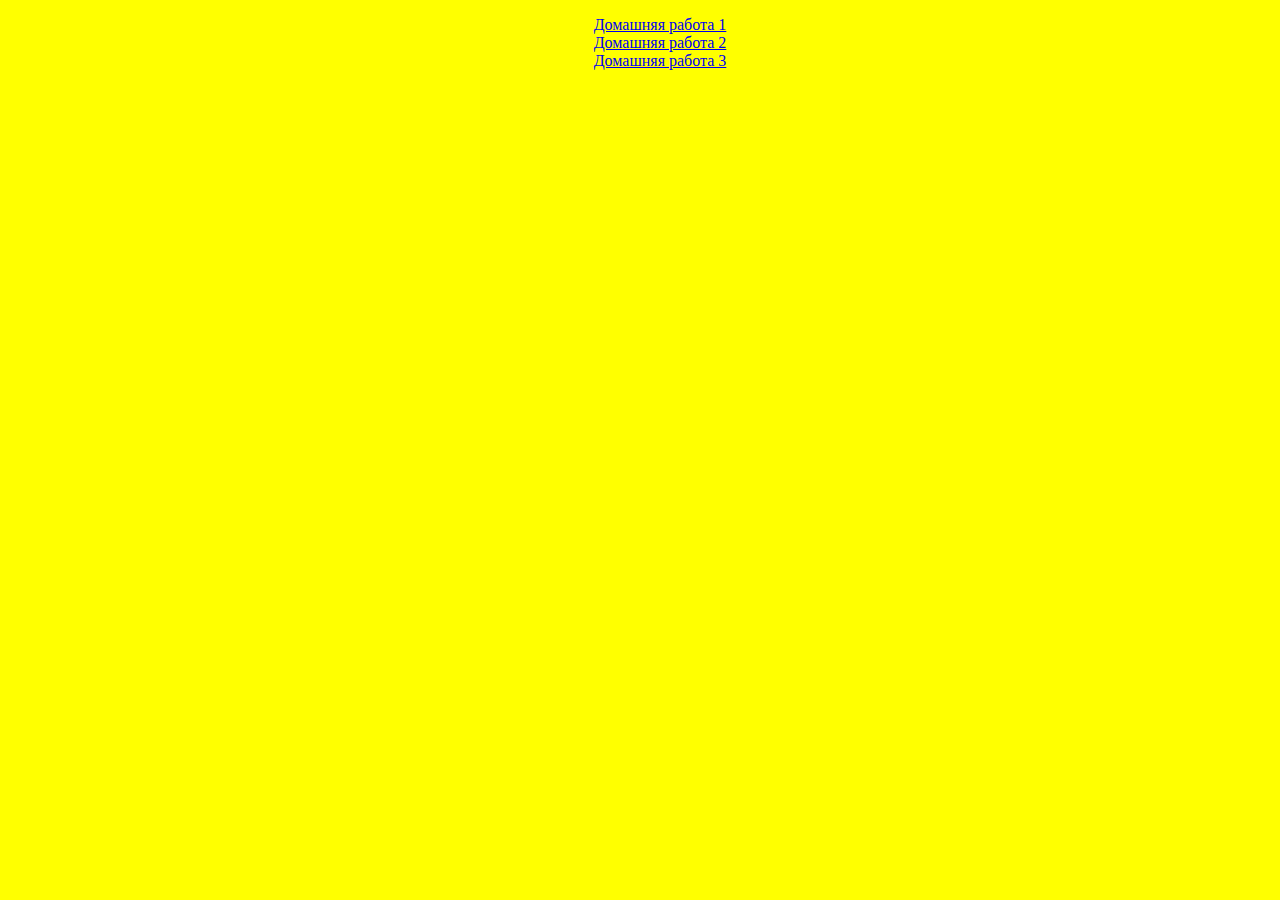
<file: index.html>
<!DOCTYPE html>
<html>
    <head>
        <title>Все домашки</title>
        <link rel="stylesheet" href="main.css">
    </head>
    <body>
        <ul>
            <li><a href="домашка1\index.html">Домашняя работа 1</a></li>
            <li><a href="домашка2\index.html">Домашняя работа 2</a></li>
            <li><a href="домашка3\index.html">Домашняя работа 3</a></li>
        </ul>
    </body>
</html>
</file>
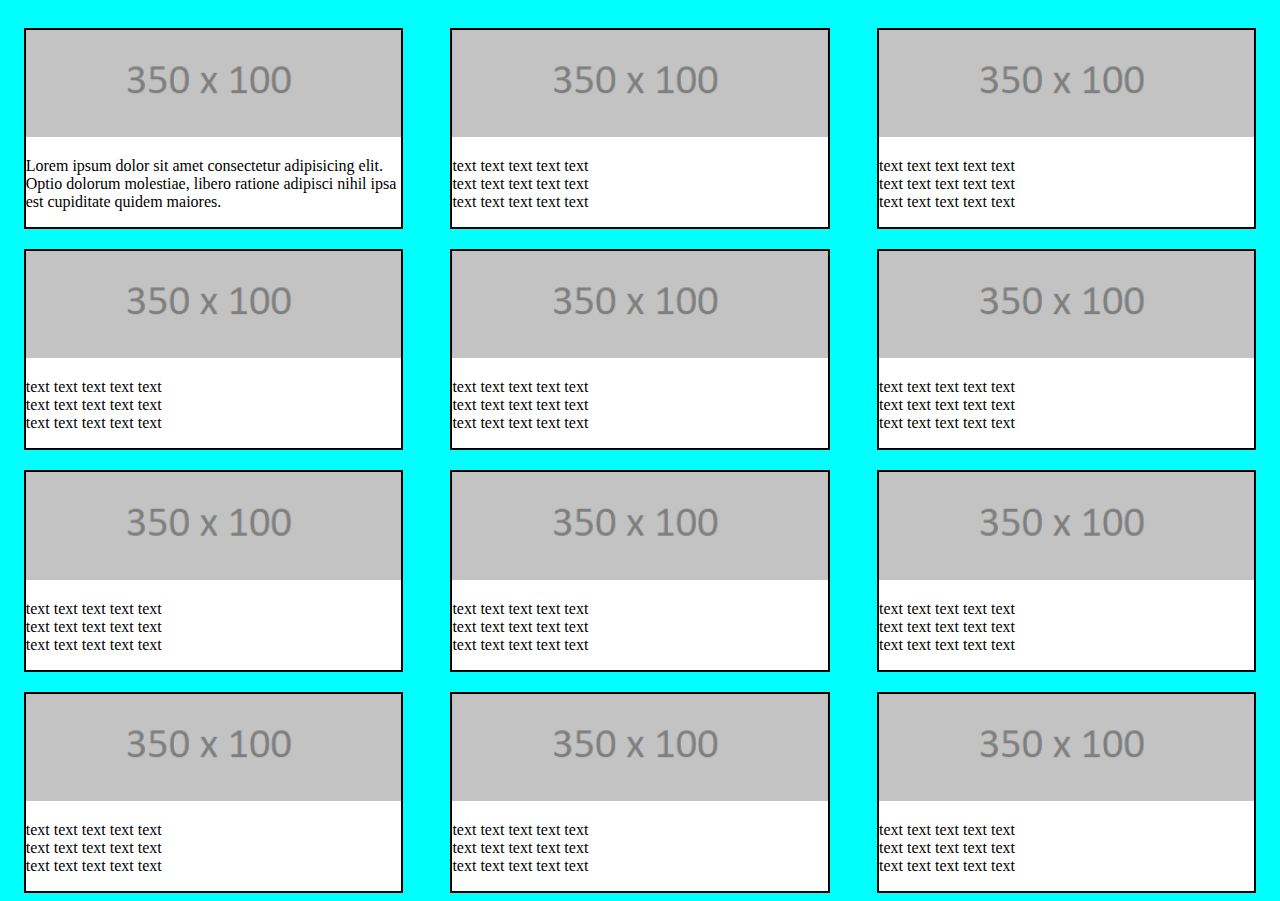
<file: домашка2/index.html>
<!DOCTYPE html>
<html>
    <head>
        <title>Урок 14</title>
        <link rel="stylesheet" href="main.css">
    </head>
    <body>
        <div class="a1">
            <div class="flex_element">
                <div >
                    <img src="350x100.png">
                    <p>Lorem ipsum dolor sit amet consectetur adipisicing elit. Optio dolorum molestiae, libero ratione adipisci nihil ipsa est cupiditate quidem maiores.</p>
                </div>
                <div >
                    <img src="350x100.png">
                    <p>text text text text text<br>
                        text text text text text<br>
                        text text text text text<br></p>
                </div>
                <div >
                    <img src="350x100.png">
                    <p>text text text text text<br>
                        text text text text text<br>
                        text text text text text<br></p>
                </div>
                <div >
                    <img src="350x100.png">
                    <p>text text text text text<br>
                        text text text text text<br>
                        text text text text text<br></p>
                </div>
            </div>
            <div class="flex_element2">
                <div >
                    <img src="350x100.png">
                    <p>text text text text text<br>
                        text text text text text<br>
                        text text text text text<br></p>
                </div>
                <div >
                    <img src="350x100.png">
                    <p>text text text text text<br>
                        text text text text text<br>
                        text text text text text<br></p>
                </div>
                <div >
                    <img src="350x100.png">
                    <p>text text text text text<br>
                        text text text text text<br>
                        text text text text text<br></p>
                </div>
                <div >
                    <img src="350x100.png">
                    <p>text text text text text<br>
                        text text text text text<br>
                        text text text text text<br></p>
                </div>
            </div>
            <div class="flex_element3">
                <div >
                    <img src="350x100.png">
                    <p>text text text text text<br>
                        text text text text text<br>
                        text text text text text<br></p>
                </div>
                <div >
                    <img src="350x100.png">
                    <p>text text text text text<br>
                        text text text text text<br>
                        text text text text text<br></p>
                </div>
                <div >
                    <img src="350x100.png">
                    <p>text text text text text<br>
                        text text text text text<br>
                        text text text text text<br></p>
                </div>
                <div >
                    <img src="350x100.png">
                    <p>text text text text text<br>
                        text text text text text<br>
                        text text text text text<br></p>
                </div>
            </div>
        </div>
    </body>
</html>
</file>
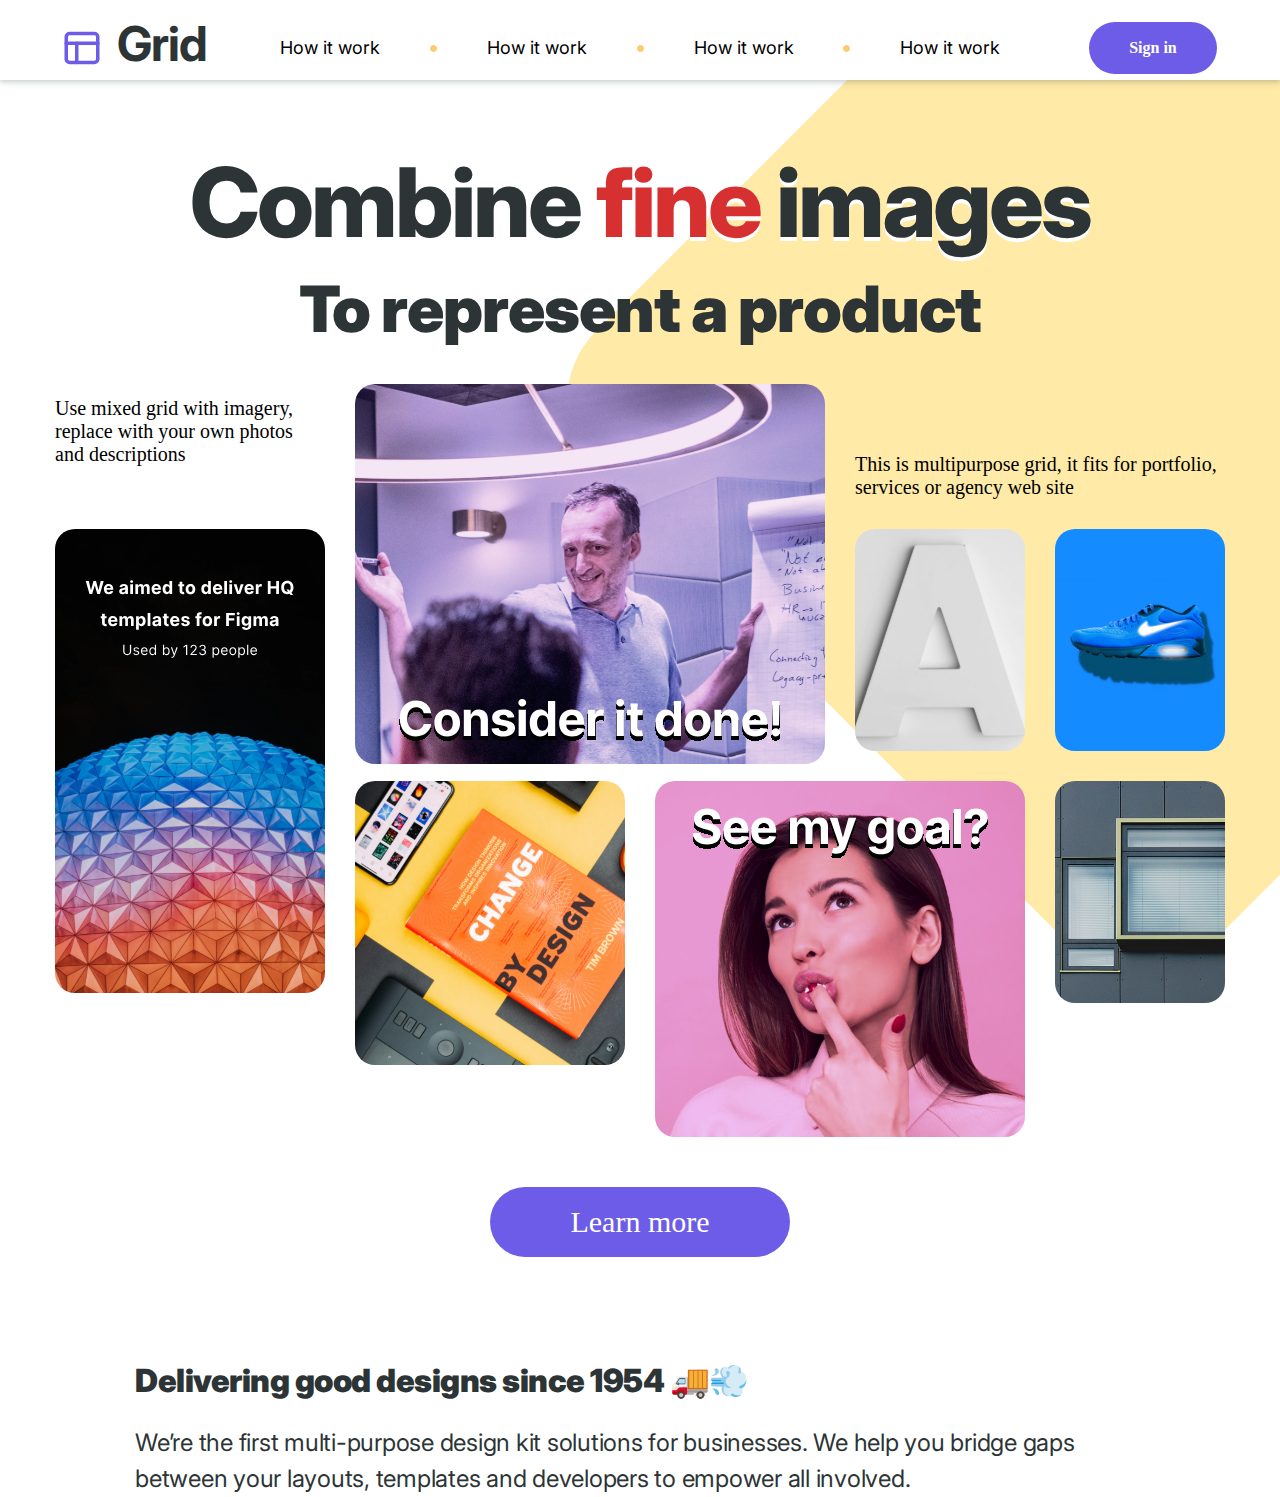
<file: домашка3/index.html>
<!DOCTYPE html>
<html>
    <head>
        <title>Урок 17</title>
        <link rel="stylesheet" href="main.css">
    </head>
    <body>
        <div class="back"></div>
        <div class="header container">
            <div class="logo">
                <img src="logo.svg">
                <span class="b">Grid</span>
            </div>
            <div class="nav__bar">
                <ul>
                    <li class="item">How it work</li>
                    <span class="dot"></span>
                    <li class="item">How it work</li>
                    <span class="dot"></span>
                    <li class="item">How it work</li>
                    <span class="dot"></span>
                    <li class="item">How it work</li>
                </ul>
            </div>
            <div class="sigin_up">
                <b>Sign in</b>
            </div>
        </div>
        <div class="body">
            <p class="p">Combine <span class="span">fine</span> images</p>
            <p class="p2">To represent a product</p>
        </div>

        <div class="gallery conteiner">
                <div class="text__1">Use mixed grid with imagery, replace with your own photos and descriptions</div>
            <div class="hq">
                <img src="Card 1.svg">
            </div>
            <div class="consider">
                <img src="Card 2.svg">
            </div>
            <div class="book">
                <img src="Card 3.svg">
            </div>
            <div class="girl">
                <img src="Card 5.svg">
            </div>
            <div class="letter_a">
                <img src="Card 4.svg">
            </div>
            <div class="text__2">
                This is multipurpose grid, it fits for portfolio, services or agency web site
            </div>
            <div class="sneaker">
                <img src="Card 6.svg" alt="">
            </div>
            <div class="window">
                <img src="Card 7.svg" alt="">
            </div>
        </div>

        <div class="lalala conteiner">
            <div class="knopka">Learn more</div>
        </div>

        <div class="h1 conteiner">
            <b>Delivering good designs since 1954 🚚💨</b>
            <p>We’re the first multi-purpose design kit solutions for businesses. We help you bridge
                gaps between your layouts, templates and developers to empower all involved.</p>
        </div>

    </body>
</html>
</file>
<file: main.css>
body{
    background-color: yellow;
    text-align: center;
}
ul{
    list-style: none;
}
</file>
<file: домашка2/main.css>
body{
    background-color: aqua;
}
.flex_element{
    display: flex;
    flex-direction: column;
    width: 30%;
    height: 30%;
}
.flex_element div{
    border: 2px solid black;
    margin-top: 20px;
    background-color: white;
}
.flex_element img{
    width: 100%;
  
}
.flex_element2{
    margin-left: 1em;
    display: flex;
    flex-direction: column;
    width: 30%;
    height: 30%;

}
.flex_element2 div{

    border: 2px solid black;
    margin-top: 20px;
    background-color: white;
}
.flex_element2 img{
    width: 100%;
}
.flex_element3{
    margin-left: 1em;
    display: flex;
    flex-direction: column;
    width: 30%;
    height: 30%;
}
.flex_element3 div{
    border: 2px solid black;
    margin-top: 20px;
    background-color: white;
}
.flex_element3 img{
    width: 100%;
}
.a1{
    display: flex;
    justify-content: space-around;
}
</file>
<file: домашка3/main.css>
@import url(https://fonts.googleapis.com/css?family=Inter:100,200,300,regular,500,600,700,800,900);

* {
    margin: 0;
    padding: 0;
    box-sizing: border-box;
}

body{
    overflow-x: hidden;
}

a {
    text-decoration: none;
    color: black;
}
img{
    width: 100%;
}
.logo img {
    width: 70px;
    height: 64px;
}

input {
    outline: none;
    border: none;
    background: transparent;
}

ul{
    list-style: none;
}
.dot{
    width: 7px;
    height: 7px;
    border-radius: 10px;
    border: 1px solid #FDCB6E;
    background-color: #FDCB6E;
    color: #FDCB6E;

}
.header{
    display: grid;
    grid-template-columns:1fr 1fr 1fr ;
    align-items: center;
    justify-items: center;
    padding-top: 16px;
    background-color: #FFF;
    
/* 2 dp • Dark shadow */
box-shadow: 0px 4px 8px 0px rgba(38, 50, 56, 0.08), 0px 2px 4px 0px rgba(38, 50, 56, 0.16);
}
.nav__bar ul{
    display: flex;
    align-items: center;
    justify-content: center;
    gap: 24px;
}
.logo{
    justify-self: center;
    display: flex;
}
.b{
    color: var(--Black, #2D3436);
    font-family: Inter;
    font-size: 48px;
    font-style: normal;
    font-weight: 700;
    line-height: 56px; 
    letter-spacing: -1px;
}

.nav__bar ul li { 
    display: flex; 
    width: 151.706px; 
    height: 64px; 
    padding: 8px 15.706px 8px 16px; 
    justify-content: center; 
    align-items: center; 
 
    color: var(--Purple-Dark, black); 
    text-align: center; 
    font-family: Inter; 
    font-size: 18px; 
    font-style: normal; 
    font-weight: 400; 
    line-height: 32px; 
} 

.nav__bar ul li:hover{
    font-weight: 700;
    letter-spacing: 0.2px;
    cursor: pointer;
    transition: .2s ;
    color: #6C5CE7;
}
.sigin_up{
    padding: 17px 40px;
    background-color: #6C5CE7;
    border-radius: 30px;
    color: white;
}

.conteiner{
    padding: 0 135px;
}
.p{
    color: var(--Black, #2D3436);
text-align: center;

/* Text Shadow / White */
text-shadow: 0px 4px 0px #FFF;

/* 96 sp • H1 Heading */
font-family: Inter;
font-size: 96px;
font-style: normal;
font-weight: 800;
line-height: 104px; /* 108.333% */
letter-spacing: -3px;
}
.p2{
    margin-top: 16px;
    color: var(--Black, #2D3436);
text-align: center;

/* 64 sp • H2 Heading */
font-family: Inter;
font-size: 64px;
font-style: normal;
font-weight: 900;
line-height: normal;
letter-spacing: -1px;
}
.span{
    color: var(--Red-Dark, #D63031);
}
.body{
    margin-top: 70px;
}
.back{
    position: absolute;
    z-index: -1;
    width: 1576.03px;
    height: 867.907px;
    transform: rotate(-45deg);
    left: 47%;
    bottom: 35%;
    flex-shrink: 0;
    border-radius: 99px;
    background: var(--Yellow-Light, #FFEAA7);
}
.gallery{
    display: grid;
    justify-content: center;
    grid-template-columns: 270px 270px 170px 170px 170px;
    grid-template-rows: 102px 222px 356px;
    gap:30px;
    margin-top: 50px;
}

.consider{
    grid-column: 2/4;
    grid-row: 1/3;
    display: flex;
    align-items: center;
}
.text__1{
    grid-column: 1/2;
    grid-row: 1/2;
    font-size: 20px;
}
.hq{
    grid-column: 1/2;
    grid-row: 2/3;
}
.book{
    grid-column: 2/3;
    grid-row: 3/4;
}
.girl{
    grid-column: 3/5;
    grid-row: 3/4;
}
.leyyer_a{
    grid-column: 4/5;
    grid-row: 2/3;
}
.sneaker{
    grid-column:5/6;
    grid-row: 2/3;
}
.text__2{
    grid-column:4/6;
    grid-row: 1/2;
    display: flex;
    align-items: end;
    font-size: 20px;
}
.window{
    grid-column:5/6;
    grid-row: 3/4;
}

.lalala{
display: flex;
justify-content: center;
margin-top: 50px;
}
.knopka{
    width: 10em;
    height: 70px;
    border-radius: 50px;
    background-color: #6C5CE7;
    display: flex;
    justify-content: center;
    align-items: center;
    color: white;
    font-size: 30px;
}
.h1{
margin-top: 100px;

    color: var(--Black, #2D3436);
/* 32 sp • H4 Heading */
font-family: Inter;
font-size: 32px;
font-style: normal;
font-weight: 700;
line-height: 48px; /* 150% */
letter-spacing: -0.5px;
}
.h1 p{
    margin-top: 20px;
    color: var(--Black, #2D3436);

/* 24 sp • Paragraph Big */
font-family: Inter;
font-size: 24px;
font-style: normal;
font-weight: 400;
line-height: 36px; /* 150% */
letter-spacing: -0.25px;
}
</file>
